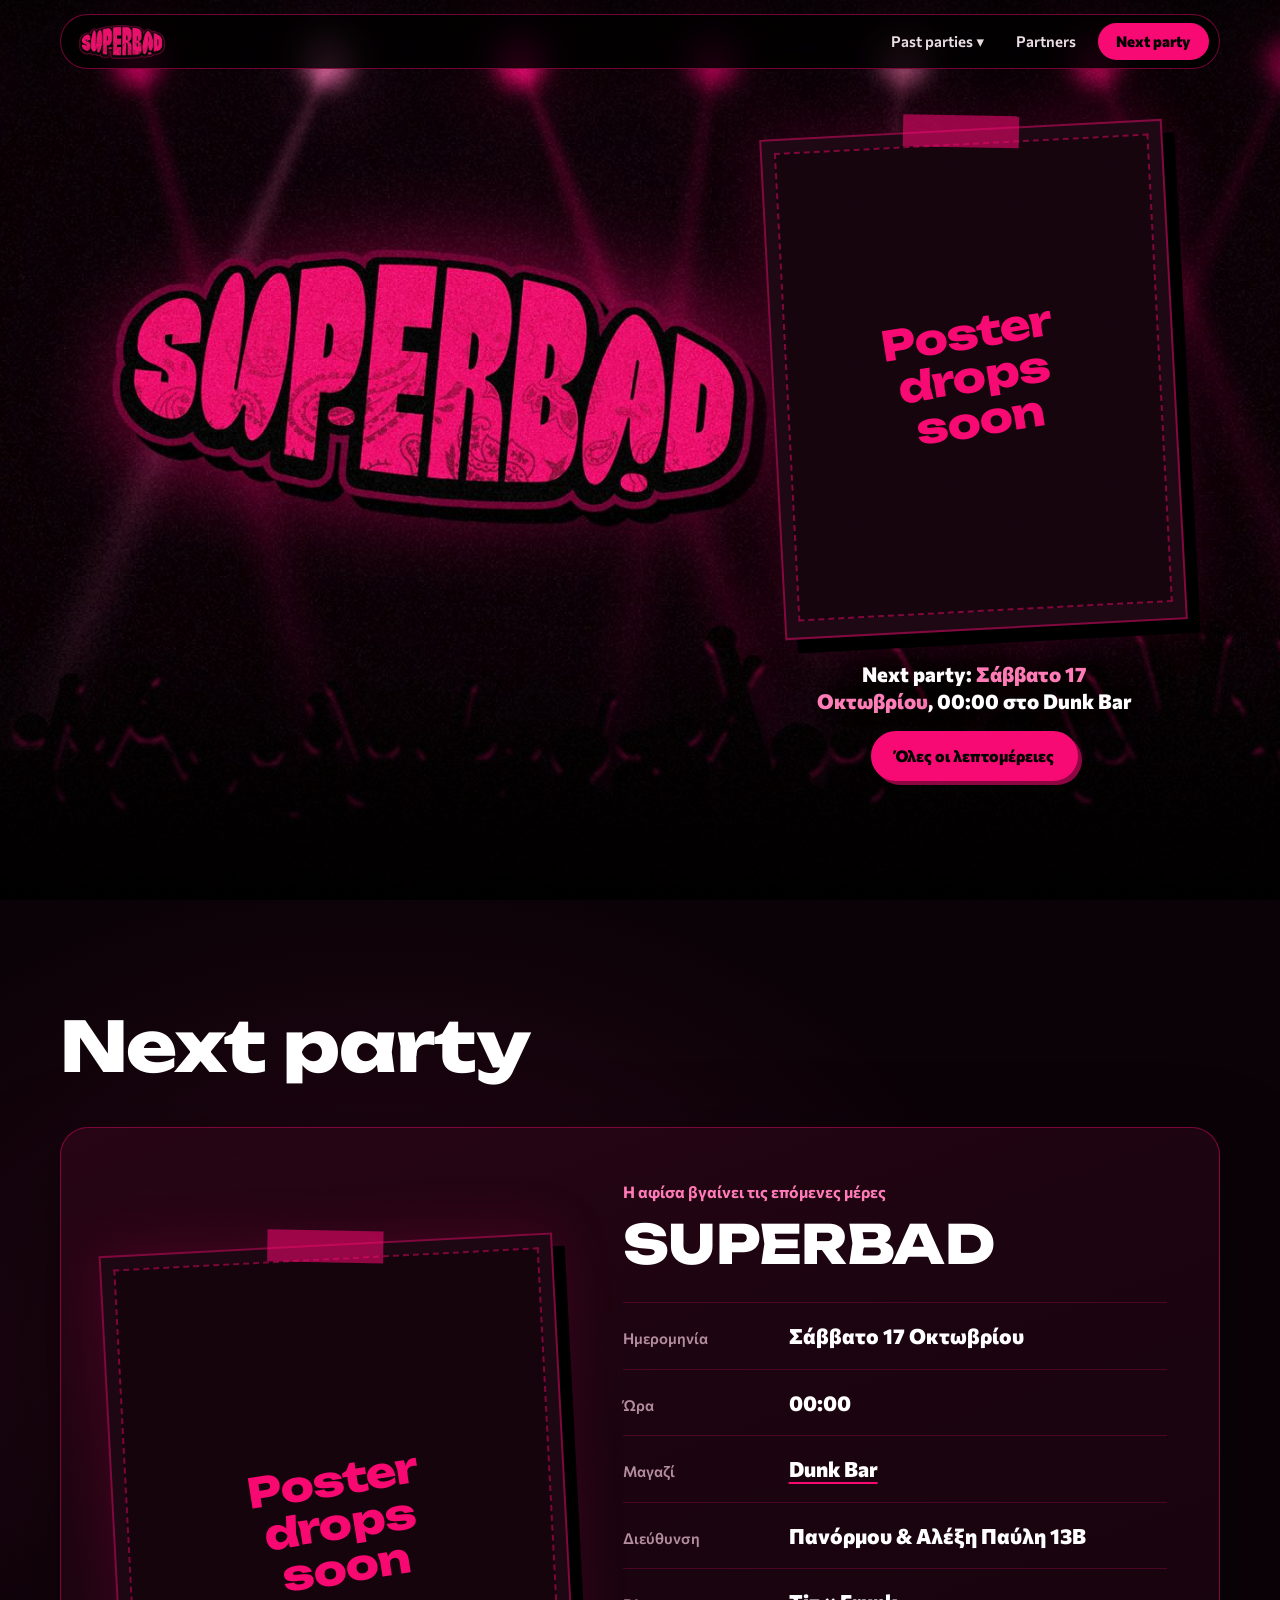
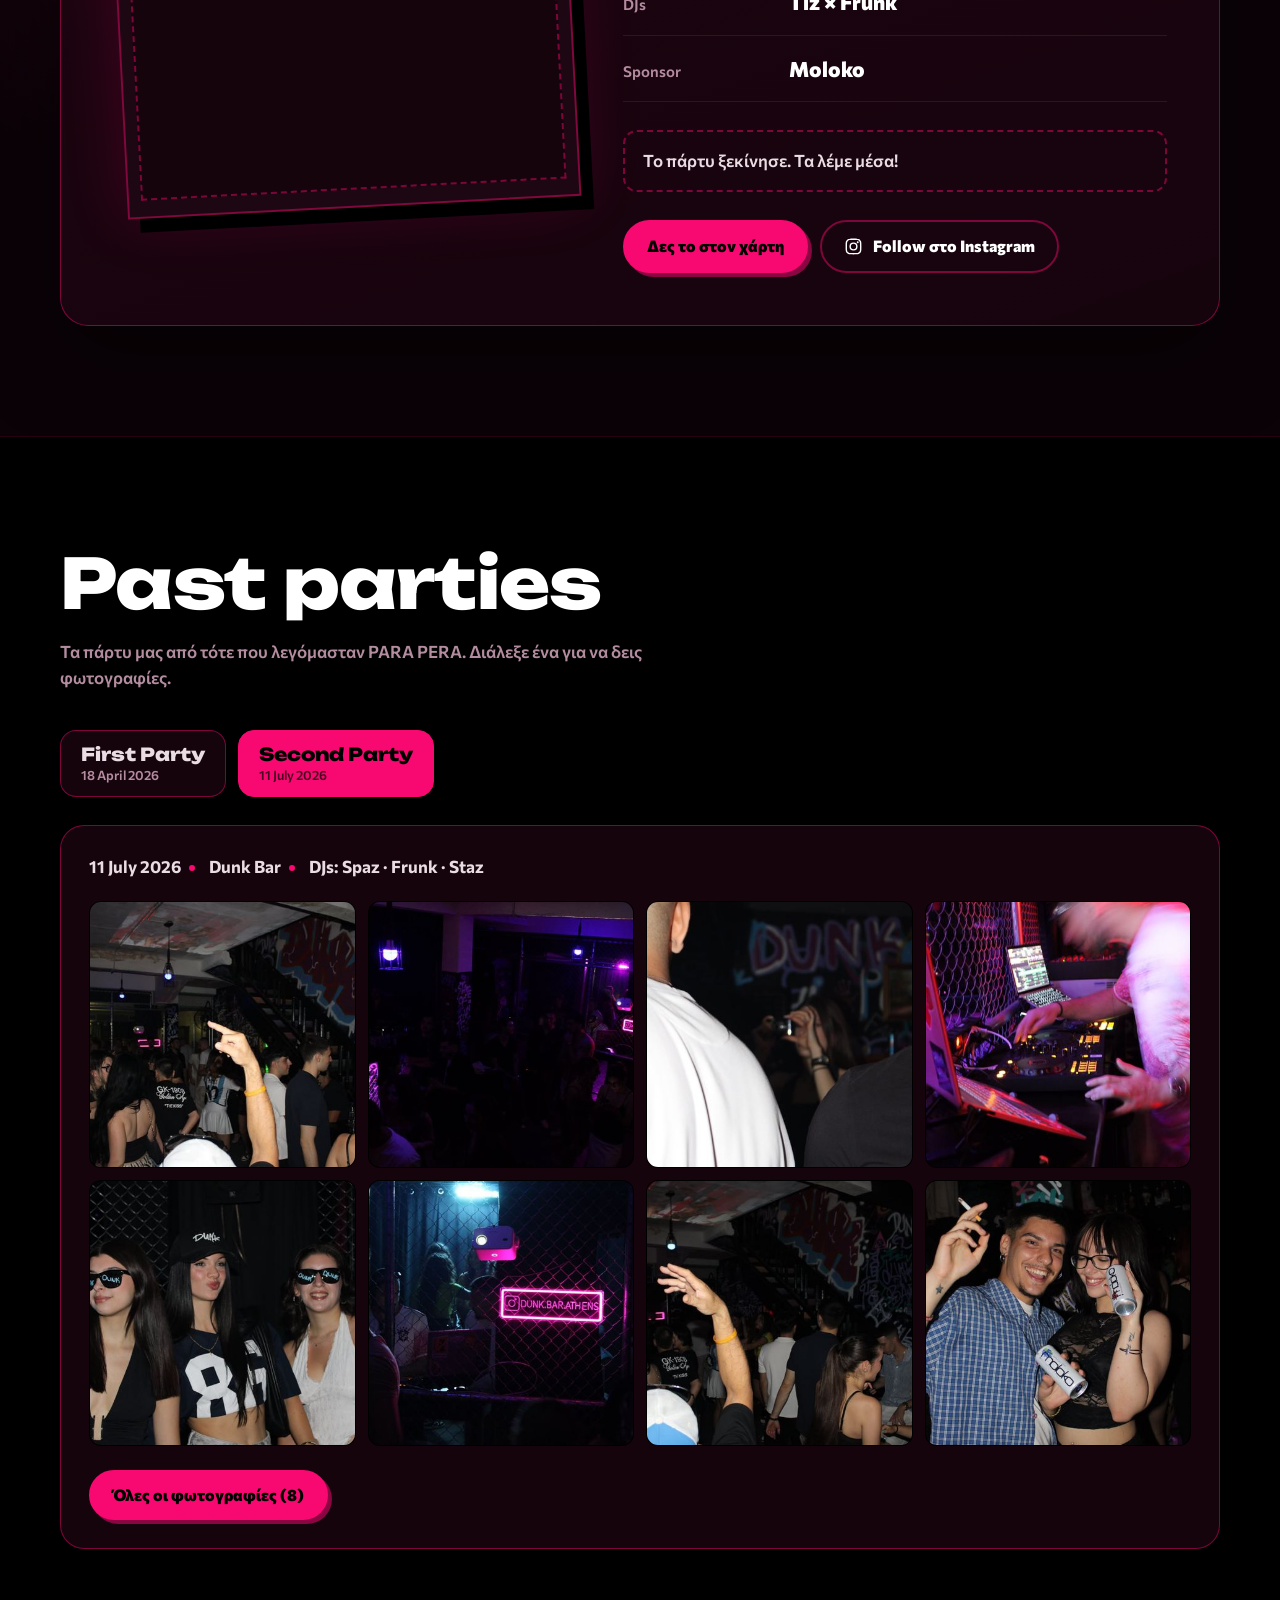
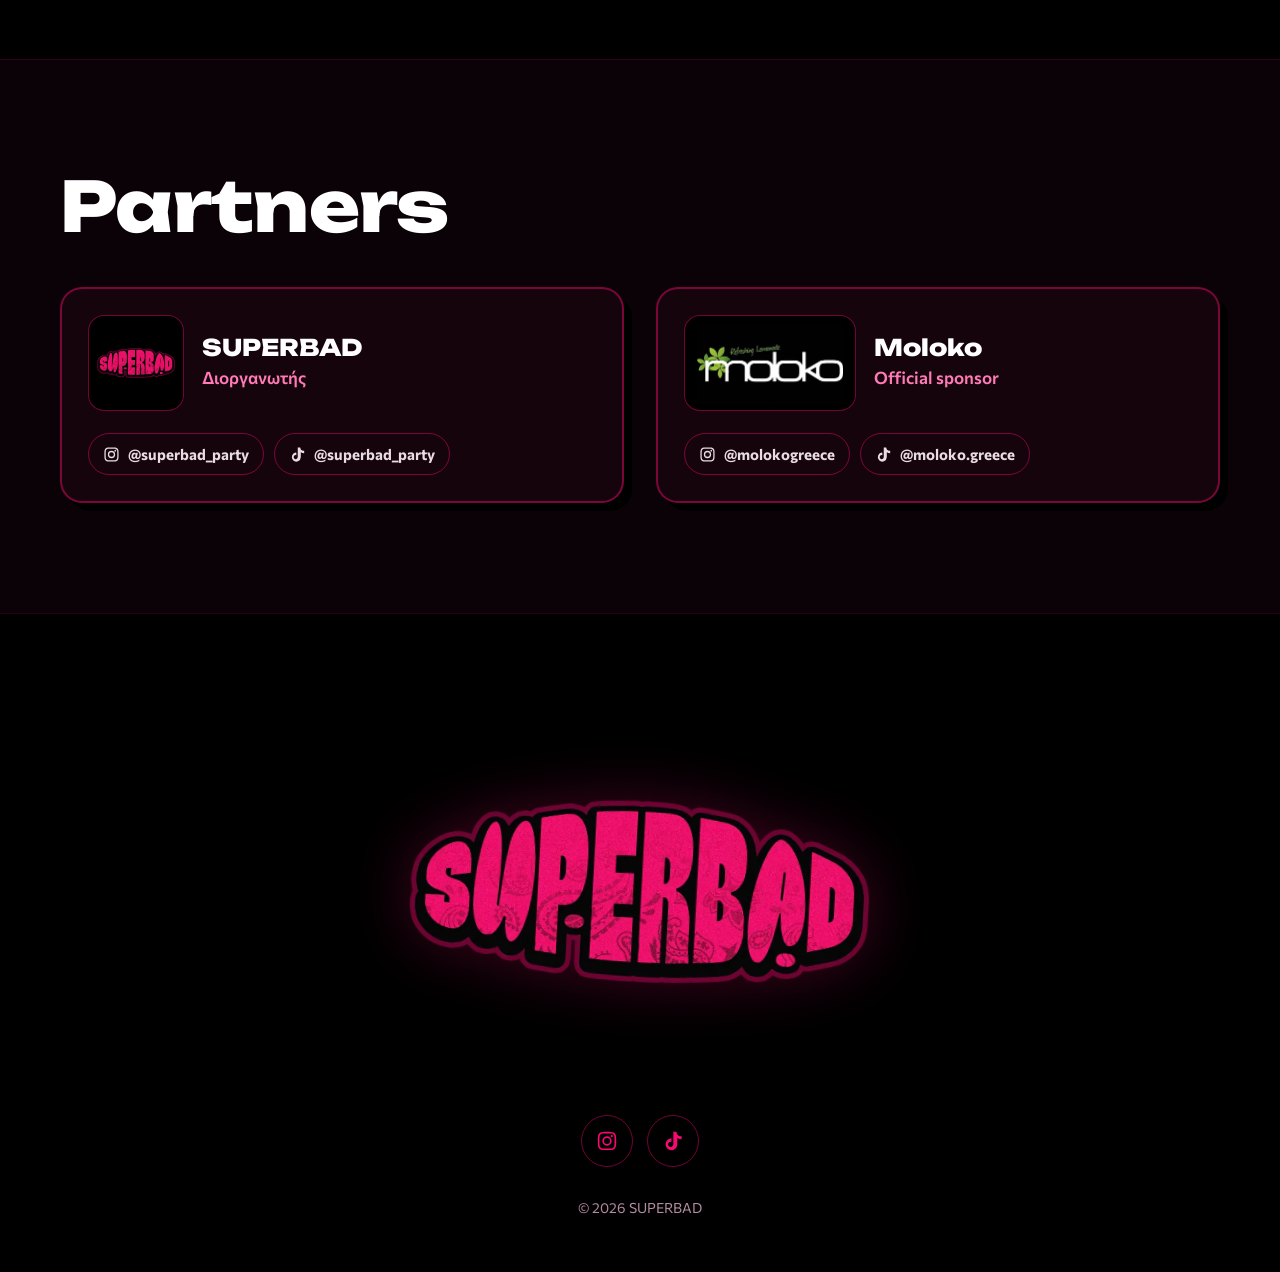
<file: index.html>
<!DOCTYPE html>
<html lang="el">
<head>
<meta charset="UTF-8">
<meta name="viewport" content="width=device-width, initial-scale=1">
<title>SUPERBAD</title>
<meta name="description" content="SUPERBAD — φοιτητικό πάρτυ. Ημερομηνία, μαγαζί και lineup του επόμενου πάρτυ.">
<meta property="og:title" content="SUPERBAD">
<meta property="og:description" content="Φοιτητικό πάρτυ. Δες πότε και πού είναι το επόμενο.">
<meta property="og:image" content="logo-sticker.svg">
<meta property="og:type" content="website">
<meta name="color-scheme" content="dark">
<meta name="theme-color" content="#000000">
<link rel="icon" href="logo-sticker.svg" type="image/svg+xml">

<!-- Βάφει μαύρο πριν φορτώσει το CSS, για να μην αναβοσβήνει λευκό -->
<style>html,body{background:#000;margin:0}</style>

<link rel="preconnect" href="https://fonts.googleapis.com">
<link rel="preconnect" href="https://fonts.gstatic.com" crossorigin>
<link rel="stylesheet" href="https://fonts.googleapis.com/css2?family=Unbounded:wght@700;800&family=Commissioner:wght@400;600;700;800&display=swap">
<link rel="stylesheet" href="styles.css?v=7">
</head>
<body>
<svg width="0" height="0" style="position:absolute" aria-hidden="true">
  <symbol id="i-ig" viewBox="0 0 24 24"><path fill="currentColor" d="M12 2c2.717 0 3.056.01 4.122.06 1.065.05 1.79.217 2.428.465.66.254 1.216.598 1.772 1.153.509.5.902 1.105 1.153 1.772.247.637.415 1.363.465 2.428.047 1.066.06 1.405.06 4.122 0 2.717-.01 3.056-.06 4.122-.05 1.065-.218 1.79-.465 2.428a4.883 4.883 0 0 1-1.153 1.772c-.5.508-1.104.902-1.772 1.153-.637.247-1.363.415-2.428.465-1.066.047-1.405.06-4.122.06-2.717 0-3.056-.01-4.122-.06-1.065-.05-1.79-.218-2.428-.465a4.89 4.89 0 0 1-1.772-1.153 4.904 4.904 0 0 1-1.153-1.772c-.248-.637-.415-1.363-.465-2.428C2.013 15.056 2 14.717 2 12c0-2.717.01-3.056.06-4.122.05-1.066.217-1.79.465-2.428a4.88 4.88 0 0 1 1.153-1.772A4.897 4.897 0 0 1 5.45 2.525c.638-.248 1.362-.415 2.428-.465C8.944 2.013 9.283 2 12 2zm0 1.802c-2.67 0-2.987.01-4.04.059-.976.045-1.505.207-1.858.344-.466.181-.8.398-1.15.748-.35.35-.566.683-.747 1.15-.137.353-.3.882-.344 1.857-.05 1.053-.06 1.37-.06 4.04 0 2.67.01 2.987.06 4.04.045.976.207 1.505.344 1.858.181.466.397.8.747 1.15.35.35.684.566 1.15.747.353.137.882.3 1.858.344 1.052.05 1.369.06 4.04.06 2.67 0 2.987-.01 4.04-.06.976-.045 1.505-.207 1.857-.344.467-.181.8-.398 1.15-.748.35-.35.566-.683.747-1.15.137-.352.3-.881.344-1.857.05-1.053.06-1.37.06-4.04 0-2.67-.01-2.987-.06-4.04-.045-.976-.207-1.504-.344-1.857a3.097 3.097 0 0 0-.747-1.15 3.098 3.098 0 0 0-1.15-.748c-.352-.137-.881-.3-1.857-.344-1.053-.05-1.37-.06-4.04-.06zm0 3.064a5.135 5.135 0 1 1 0 10.27 5.135 5.135 0 0 1 0-10.27zm0 8.468a3.333 3.333 0 1 0 0-6.666 3.333 3.333 0 0 0 0 6.666zm6.538-8.671a1.2 1.2 0 1 1-2.4 0 1.2 1.2 0 0 1 2.4 0z"/></symbol>
  <symbol id="i-tt" viewBox="0 0 24 24"><path fill="currentColor" d="M19.59 6.69a4.83 4.83 0 0 1-3.77-4.25V2h-3.45v13.67a2.89 2.89 0 0 1-5.2 1.74 2.89 2.89 0 0 1 2.31-4.64 2.93 2.93 0 0 1 .88.13V9.4a6.84 6.84 0 0 0-1-.05A6.33 6.33 0 0 0 5.8 20.1a6.34 6.34 0 0 0 10.86-4.43V8.66a8.16 8.16 0 0 0 4.77 1.52V6.7a4.85 4.85 0 0 1-1.84-.01Z"/></symbol>
</svg>

<!-- NAV -->
<header class="site-nav">
  <a href="#home" class="nav-logo" aria-label="SUPERBAD, αρχή σελίδας"><img src="logo-sticker.svg" alt="SUPERBAD" width="81" height="34"></a>
  <nav class="nav-links" aria-label="Κύριο μενού">
    <div class="nav-past" id="navPast" hidden>
      <button class="nav-past-trigger" id="navPastTrigger" type="button" aria-expanded="false" aria-controls="navPastMenu">Past parties ▾</button>
      <div class="nav-past-menu" id="navPastMenu"></div>
    </div>
    <a href="#partners" class="nav-link">Partners</a>
    <a href="#next" class="nav-cta">Next party</a>
  </nav>
  <button class="nav-mobile-btn" id="mobileBtn" type="button" aria-expanded="false" aria-controls="mobileMenu">Menu</button>
</header>
<div class="nav-mobile-menu" id="mobileMenu">
  <a href="#next" onclick="closeMobile()">Next party</a>
  <div id="mobilePastList"></div>
  <a href="#partners" onclick="closeMobile()">Partners</a>
</div>

<!-- HERO: video με το logo αριστερά, αφίσα δεξιά -->
<section class="hero" id="home">
  <div class="hero-media">
    <video class="hero-video" autoplay muted loop playsinline preload="auto" disablepictureinpicture disableremoteplayback poster="hero-bg.jpg">
      <source src="hero.mp4" type="video/mp4">
      <source src="hero.mov" type="video/mp4">
    </video>
    <div class="hero-shade"></div>
  </div>

  <div class="hero-inner">
    <h1 class="sr-only">SUPERBAD</h1>
    <div class="hero-side">
      <figure class="poster hero-poster">
        <div class="poster-ph"><span class="display">Poster<br>drops<br>soon</span></div>
        <img class="js-poster" alt="Αφίσα του επόμενου πάρτυ" hidden>
      </figure>
      <p class="hero-sub" id="heroSub">Το επόμενο πάρτυ ανακοινώνεται σύντομα.</p>
      <a class="btn hero-btn" href="#next">Όλες οι λεπτομέρειες</a>
    </div>
  </div>

</section>

<!-- NEXT PARTY -->
<section class="section next" id="next">
  <div class="wrap">
    <h2 class="section-title display">Next party</h2>

    <div class="party">
      <figure class="poster">
        <div class="poster-ph"><span class="display">Poster<br>drops<br>soon</span></div>
        <img class="js-poster" alt="Αφίσα του επόμενου πάρτυ" hidden>
      </figure>

      <article class="info" aria-labelledby="nName">
        <p id="nTagline" class="info-tag">Coming soon</p>
        <h3 id="nName" class="info-title display">SUPERBAD</h3>
        <dl class="info-rows">
          <div class="info-row"><dt>Ημερομηνία</dt><dd id="nDate">TBA</dd></div>
          <div class="info-row"><dt>Ώρα</dt><dd id="nTime">TBA</dd></div>
          <div class="info-row"><dt>Μαγαζί</dt><dd id="nVenue">TBA</dd></div>
          <div class="info-row"><dt>Διεύθυνση</dt><dd id="nAddress">TBA</dd></div>
          <div class="info-row"><dt>DJs</dt><dd id="nOnDeck">TBA</dd></div>
          <div class="info-row"><dt>Sponsor</dt><dd id="nSponsor">TBA</dd></div>
        </dl>

        <div class="countdown" id="countdown" hidden>
          <div class="cd-unit"><span class="cd-num" id="cdD">00</span><span class="cd-lbl">μέρες</span></div>
          <div class="cd-unit"><span class="cd-num" id="cdH">00</span><span class="cd-lbl">ώρες</span></div>
          <div class="cd-unit"><span class="cd-num" id="cdM">00</span><span class="cd-lbl">λεπτά</span></div>
          <div class="cd-unit"><span class="cd-num" id="cdS">00</span><span class="cd-lbl">δεύτ.</span></div>
        </div>
        <p class="soon-note" id="soonNote">Η ημερομηνία βγαίνει σύντομα. Κάνε follow για να μη το χάσεις.</p>

        <div class="info-actions">
          <a class="btn" id="nMap" href="#" target="_blank" rel="noopener" hidden>Δες το στον χάρτη</a>
          <a class="btn ghost" id="nCta" href="https://www.instagram.com/superbad_party/" target="_blank" rel="noopener"><svg aria-hidden="true"><use href="#i-ig"/></svg>Follow στο Instagram</a>
        </div>
      </article>
    </div>
  </div>
</section>

<!-- PAST PARTIES (από το PAST_EVENTS στο events.js) -->
<section class="section past" id="past" hidden>
  <div class="wrap">
    <h2 class="section-title display">Past parties</h2>
    <p class="past-intro">Τα πάρτυ μας από τότε που λεγόμασταν PARA PERA. Διάλεξε ένα για να δεις φωτογραφίες.</p>
    <div class="pp-tabs" id="ppTabs" role="tablist" aria-label="Προηγούμενα πάρτυ"></div>
    <div class="pp-panel" id="ppPanel" role="tabpanel"></div>
  </div>
</section>

<!-- PARTNERS -->
<section class="section partners" id="partners">
  <div class="wrap">
    <h2 class="section-title display">Partners</h2>
    <div class="partner-row">

      <div class="partner">
        <div class="partner-head">
          <img src="logo-sticker.svg" alt="" class="partner-logo">
          <div>
            <div class="partner-name">SUPERBAD</div>
            <div class="partner-role">Διοργανωτής</div>
          </div>
        </div>
        <div class="partner-links">
          <a class="chip js-ig" href="https://www.instagram.com/superbad_party/" target="_blank" rel="noopener"><svg aria-hidden="true"><use href="#i-ig"/></svg><span class="js-ig-handle">@superbad_party</span></a>
          <a class="chip js-tt" href="https://www.tiktok.com/@superbad_party" target="_blank" rel="noopener"><svg aria-hidden="true"><use href="#i-tt"/></svg><span class="js-tt-handle">@superbad_party</span></a>
        </div>
      </div>

      <div class="partner">
        <div class="partner-head">
          <img src="moloko-logo.jpg" alt="" class="partner-logo rect">
          <div>
            <div class="partner-name">Moloko</div>
            <div class="partner-role">Official sponsor</div>
          </div>
        </div>
        <div class="partner-links">
          <a class="chip" href="https://www.instagram.com/molokogreece/" target="_blank" rel="noopener"><svg aria-hidden="true"><use href="#i-ig"/></svg><span>@molokogreece</span></a>
          <a class="chip" href="https://www.tiktok.com/@moloko.greece" target="_blank" rel="noopener"><svg aria-hidden="true"><use href="#i-tt"/></svg><span>@moloko.greece</span></a>
        </div>
      </div>

    </div>
  </div>
</section>

<!-- FOOTER -->
<footer class="site-footer">
  <img src="logo-sticker.svg" alt="SUPERBAD" class="footer-logo" width="900" height="375" loading="lazy">
  <div class="footer-social">
    <a class="js-ig" href="https://www.instagram.com/superbad_party/" target="_blank" rel="noopener" aria-label="Instagram"><svg aria-hidden="true"><use href="#i-ig"/></svg></a>
    <a class="js-tt" href="https://www.tiktok.com/@superbad_party" target="_blank" rel="noopener" aria-label="TikTok"><svg aria-hidden="true"><use href="#i-tt"/></svg></a>
  </div>
  <p class="footer-copy">© <span id="yr"></span> SUPERBAD</p>
</footer>

<script src="events.js?v=7"></script>
<script>
document.getElementById('yr').textContent = new Date().getFullYear();
const $ = id => document.getElementById(id);
const isSet = v => v && v !== 'TBA';

/* Social links από το SOCIALS στο events.js */
if (typeof SOCIALS !== 'undefined') {
  document.querySelectorAll('.js-ig').forEach(a => a.href = `https://www.instagram.com/${SOCIALS.instagram}/`);
  document.querySelectorAll('.js-tt').forEach(a => a.href = `https://www.tiktok.com/@${SOCIALS.tiktok}`);
  document.querySelectorAll('.js-ig-handle').forEach(s => s.textContent = '@' + SOCIALS.instagram);
  document.querySelectorAll('.js-tt-handle').forEach(s => s.textContent = '@' + SOCIALS.tiktok);
  $('nCta').href = `https://www.instagram.com/${SOCIALS.instagram}/`;
}

/* Next party */
const N = typeof NEXT_EVENT !== 'undefined' ? NEXT_EVENT : {};
if (N.poster) {
  document.querySelectorAll('.js-poster').forEach(img => { img.src = N.poster; img.hidden = false; });
  document.querySelectorAll('.poster-ph').forEach(ph => ph.hidden = true);
}
const setText = (id, v) => { if (v) $(id).textContent = v; };
setText('nName', N.name);
setText('nTagline', N.tagline);
setText('nDate', N.date);
setText('nTime', N.time);
setText('nAddress', N.address);
setText('nSponsor', N.sponsor);
if (N.onDeck) $('nOnDeck').textContent = Array.isArray(N.onDeck) ? N.onDeck.join(' × ') : N.onDeck;
if (N.venueUrl && isSet(N.venue)) {
  $('nVenue').innerHTML = `<a href="${N.venueUrl}" target="_blank" rel="noopener">${N.venue}</a>`;
  $('nMap').href = N.venueUrl; $('nMap').hidden = false;
} else setText('nVenue', N.venue);

/* Γραμμή κάτω από την αφίσα στην πρώτη οθόνη */
if (isSet(N.date)) {
  $('heroSub').innerHTML = `Next party: <span>${N.date}</span>${isSet(N.time) ? ', ' + N.time : ''}${isSet(N.venue) ? ' στο ' + N.venue : ''}`;
}

/* Countdown: δείχνεται μόνο όταν υπάρχει iso ημερομηνία */
if (N.iso && !isNaN(new Date(N.iso))) {
  const target = new Date(N.iso).getTime();
  const pad = n => String(n).padStart(2, '0');
  const tick = () => {
    const d = Math.max(0, target - Date.now());
    $('cdD').textContent = pad(Math.floor(d / 864e5));
    $('cdH').textContent = pad(Math.floor(d / 36e5) % 24);
    $('cdM').textContent = pad(Math.floor(d / 6e4) % 60);
    $('cdS').textContent = pad(Math.floor(d / 1e3) % 60);
    if (d === 0) { $('countdown').hidden = true; $('soonNote').hidden = false; $('soonNote').textContent = 'Το πάρτυ ξεκίνησε. Τα λέμε μέσα!'; }
  };
  $('countdown').hidden = false; $('soonNote').hidden = true;
  tick(); setInterval(tick, 1000);
}

/* Past parties: εμφανίζονται μόνο αν υπάρχουν */
const PAST = typeof PAST_EVENTS !== 'undefined' ? PAST_EVENTS : [];
if (PAST.length) {
  $('past').hidden = false;
  $('navPast').hidden = false;
  const thumbsOf = e => (typeof getThumbUrls === 'function' ? getThumbUrls(e) : getPhotoUrls(e));
  $('ppTabs').innerHTML = PAST.map((e, i) =>
    `<button class="pp-tab" type="button" role="tab" data-i="${i}" aria-selected="false">${e.label}<small>${e.date}</small></button>`).join('');
  const showParty = i => {
    const e = PAST[i];
    document.querySelectorAll('.pp-tab').forEach(t => t.setAttribute('aria-selected', t.dataset.i == i));
    const thumbs = thumbsOf(e);
    const meta = [e.date, e.venue, e.lineup ? 'DJs: ' + e.lineup : ''].filter(Boolean);
    $('ppPanel').innerHTML = `
      <p class="pp-meta">${meta.map(m => `<span>${m}</span>`).join('')}</p>
      <div class="pp-grid">${thumbs.slice(0, 8).map((t, k) =>
        `<a class="pp-photo" href="past.html?event=${e.slug}&photo=${k + 1}" aria-label="Φωτογραφία ${k + 1}"><img src="${t}" alt="" loading="lazy" onerror="this.onerror=null;this.src=this.src.replace('/thumbs/','/')"></a>`).join('')}</div>
      <a class="btn pp-all" href="past.html?event=${e.slug}">Όλες οι φωτογραφίες (${thumbs.length})</a>`;
  };
  document.querySelectorAll('.pp-tab').forEach(t => t.addEventListener('click', () => showParty(+t.dataset.i)));
  showParty(PAST.length - 1);
  $('navPastMenu').innerHTML = PAST.map(e => `<a href="past.html?event=${e.slug}">${e.label}</a>`).join('');
  $('mobilePastList').innerHTML = PAST.map(e => `<a href="past.html?event=${e.slug}" onclick="closeMobile()">${e.label}</a>`).join('');

  const trigger = $('navPastTrigger'), menu = $('navPastMenu');
  trigger.addEventListener('click', e => {
    e.stopPropagation();
    const open = menu.classList.toggle('open');
    trigger.setAttribute('aria-expanded', open);
  });
  document.addEventListener('click', e => {
    if (!$('navPast').contains(e.target)) { menu.classList.remove('open'); trigger.setAttribute('aria-expanded', false); }
  });
}

/* Mobile menu */
const mBtn = $('mobileBtn'), mMenu = $('mobileMenu');
mBtn.addEventListener('click', () => {
  const o = mMenu.classList.toggle('open');
  mBtn.textContent = o ? 'Close' : 'Menu';
  mBtn.setAttribute('aria-expanded', o);
});
/* Video: παίζει μόνο του. Αν το κινητό το μπλοκάρει (π.χ. εξοικονόμηση μπαταρίας),
   δείχνουμε την ακίνητη εικόνα αντί για κουμπί play. */
const heroVideo = document.querySelector('.hero-video');
if (heroVideo) {
  heroVideo.muted = true; heroVideo.defaultMuted = true;
  const p = heroVideo.play();
  if (p && p.catch) p.catch(() => heroVideo.classList.add('no-autoplay'));
  const retry = () => heroVideo.play().then(() => heroVideo.classList.remove('no-autoplay')).catch(() => {});
  document.addEventListener('touchstart', retry, { once: true, passive: true });
  document.addEventListener('click', retry, { once: true });
}

function closeMobile() {
  mMenu.classList.remove('open');
  mBtn.textContent = 'Menu';
  mBtn.setAttribute('aria-expanded', false);
}
</script>
</body>
</html>
</file>
<file: styles.css>
/* =========================================================
   SUPERBAD — styles.css
   Σκοτεινό site: μαύρο / σκούρο μωβ-ροζ, με το ροζ του logo
   μόνο σαν τόνο (τίτλοι, κουμπιά, περιγράμματα).
   ========================================================= */

:root {
  --pink:    #F80971;   /* το ροζ του logo */
  --pink-lt: #FF7AB6;
  --bruise:  #8A0541;   /* σκούρο ροζ από το paisley */
  --ink:     #000000;
  --night:   #0B0207;   /* φόντο ενοτήτων */
  --plum:    #16040D;   /* κάρτες */
  --line:    rgba(248, 9, 113, .45);
  --white:   #FFFFFF;
  --soft:    #E9DCE3;   /* κείμενο, πιο μαλακό από το λευκό */
  --muted:   #B48CA0;

  --f-display: "Unbounded", "Commissioner", "Arial Black", system-ui, sans-serif;
  --f-body:    "Commissioner", system-ui, -apple-system, "Segoe UI", sans-serif;
}

*, *::before, *::after { box-sizing: border-box; }
html { scroll-behavior: smooth; scroll-padding-top: 90px; }
body {
  margin: 0;
  background: var(--ink);
  color: var(--soft);
  font-family: var(--f-body);
  font-size: 17px;
  line-height: 1.5;
  -webkit-font-smoothing: antialiased;
  overflow-x: hidden;
}
img { max-width: 100%; display: block; }
a { color: inherit; }
::selection { background: var(--pink); color: var(--ink); }
:focus-visible { outline: 3px solid var(--pink-lt); outline-offset: 3px; border-radius: 4px; }
[hidden] { display: none !important; }

/* κόκκος, σαν το print του logo */
body::after {
  content: ""; position: fixed; inset: 0; pointer-events: none; z-index: 100;
  opacity: .10; mix-blend-mode: overlay;
  background-image: url("data:image/svg+xml,%3Csvg xmlns='http://www.w3.org/2000/svg' width='160' height='160'%3E%3Cfilter id='n'%3E%3CfeTurbulence type='fractalNoise' baseFrequency='.9' numOctaves='2' stitchTiles='stitch'/%3E%3C/filter%3E%3Crect width='100%25' height='100%25' filter='url(%23n)'/%3E%3C/svg%3E");
}

.display { font-family: var(--f-display); font-weight: 800; line-height: 1.05; letter-spacing: -.01em; }
.sr-only { position: absolute; width: 1px; height: 1px; overflow: hidden; clip: rect(0 0 0 0); white-space: nowrap; }

/* ---------------- NAV ---------------- */
.site-nav {
  position: fixed; top: 14px; left: 50%; transform: translateX(-50%);
  width: min(1160px, calc(100% - 28px)); z-index: 50;
  display: flex; align-items: center; justify-content: space-between; gap: 16px;
  padding: 8px 10px 8px 18px;
  background: rgba(0,0,0,.82); backdrop-filter: blur(10px); -webkit-backdrop-filter: blur(10px);
  border: 1.5px solid var(--line); border-radius: 999px;
}
.nav-logo img { height: 34px; width: auto; }
.nav-links { display: flex; align-items: center; gap: 4px; }
.nav-link, .nav-past-trigger {
  font: 600 15px/1 var(--f-body); color: var(--soft); text-decoration: none;
  padding: 10px 14px; border-radius: 999px; background: none; border: 0; cursor: pointer;
}
.nav-link:hover, .nav-past-trigger:hover { color: var(--pink-lt); }
.nav-cta {
  font: 800 15px/1 var(--f-body); color: var(--ink); text-decoration: none;
  background: var(--pink); padding: 11px 18px; border-radius: 999px; margin-left: 4px;
}
.nav-cta:hover { background: var(--pink-lt); }
.nav-past { position: relative; }
.nav-past-menu {
  display: none; position: absolute; top: calc(100% + 12px); left: 50%; transform: translateX(-50%);
  min-width: 200px; padding: 8px; background: var(--plum); border: 1.5px solid var(--line); border-radius: 14px;
  box-shadow: 0 18px 40px rgba(0,0,0,.6);
}
.nav-past-menu.open { display: grid; }
.nav-past-menu a { padding: 10px 12px; border-radius: 8px; text-decoration: none; font-weight: 700; color: var(--soft); }
.nav-past-menu a:hover { background: var(--pink); color: var(--ink); }
.nav-mobile-btn { display: none; }
.nav-mobile-menu { display: none; }

/* ---------------- HERO ---------------- */
.hero { position: relative; min-height: 100svh; overflow: hidden; background: var(--ink); isolation: isolate; }
.hero-media { position: absolute; inset: 0; z-index: -1; }
/* το logo είναι στο 34% του video: το κρατάμε στο ίδιο σημείο σε κάθε οθόνη */
.hero-video { width: 100%; height: 100%; object-fit: cover; object-position: 34% 50%; display: block; }
.hero-shade {
  position: absolute; inset: 0;
  background: linear-gradient(180deg, rgba(0,0,0,.4) 0%, transparent 18%, transparent 70%, var(--ink) 100%);
}
.hero-inner {
  min-height: 100svh; display: grid; grid-template-columns: 58fr 42fr; align-items: center;
  padding: 100px 5vw 90px;
}
.hero-side { grid-column: 2; display: flex; flex-direction: column; align-items: center; text-align: center; }
.hero-poster { width: min(100%, calc(56svh * 0.8)); }
.hero-sub {
  margin: 30px 0 0; font: 800 clamp(17px, 1.6vw, 21px)/1.35 var(--f-body);
  color: var(--white); text-shadow: 0 2px 14px rgba(0,0,0,.9); text-wrap: balance; max-width: 30ch;
}
.hero-sub span { color: var(--pink-lt); }
.hero-btn { margin-top: 16px; }

/* ---------------- SECTIONS ---------------- */
.section { padding: 110px 20px; position: relative; background: var(--night); }
.section + .section { border-top: 1px solid rgba(248,9,113,.15); }
.wrap { max-width: 1160px; margin: 0 auto; }
.section-title {
  font-size: clamp(34px, 5.4vw, 72px); margin: 0 0 44px;
  color: var(--white);
}

/* Next party */
.next { background: radial-gradient(ellipse 70% 60% at 30% 40%, #2A0717 0%, var(--night) 70%); }
.party { display: grid; grid-template-columns: minmax(0, 5fr) minmax(0, 6fr); gap: 56px; align-items: center; }

/* αφίσα κολλημένη με ταινία */
.poster {
  position: relative; transform: rotate(-3deg); margin: 0;
  background: #1C0712; padding: 12px 12px 16px; border: 2px solid var(--line);
  box-shadow: 12px 14px 0 #000, 0 0 60px rgba(248,9,113,.18);
  transition: transform .35s cubic-bezier(.2,1.4,.4,1);
}
.poster:hover { transform: rotate(-1deg) scale(1.02); }
.poster img { width: 100%; height: auto; }
.poster::before {
  content: ""; position: absolute; top: -16px; left: 50%; width: 116px; height: 32px;
  transform: translateX(-50%) rotate(4deg); background: rgba(248, 9, 113, .55);
}
.poster-ph {
  aspect-ratio: 4/5; background: var(--plum); border: 2px dashed var(--line);
  display: grid; place-content: center; padding: 24px; text-align: center;
}
.poster-ph span { display: block; font-size: clamp(28px, 3.2vw, 48px); line-height: 1.08; color: var(--pink); transform: rotate(-6deg); }

/* κάρτα: αφίσα αριστερά, στοιχεία δεξιά (όπως στο PARA PERA site) */
.party, .party-card {
  background: linear-gradient(160deg, rgba(248,9,113,.08), rgba(248,9,113,.02) 45%, transparent), var(--plum);
  border: 1.5px solid var(--line); border-radius: 28px; padding: 52px;
  box-shadow: 0 30px 80px rgba(0,0,0,.55);
}
.info { min-width: 0; }
.info-tag { margin: 0 0 12px; font-weight: 700; font-size: 16px; color: var(--pink-lt); }
.info-title { font-size: clamp(34px, 4.2vw, 54px); margin: 0 0 30px; color: var(--white); }
.info-rows { margin: 0; }
.info-row {
  display: grid; grid-template-columns: 150px minmax(0, 1fr); gap: 16px; align-items: baseline;
  padding: 17px 0; border-bottom: 1px solid rgba(248,9,113,.22);
}
.info-row:first-child { border-top: 1px solid rgba(248,9,113,.22); }
.info-row dt { font-size: 15px; font-weight: 600; color: var(--muted); }
.info-row dd { margin: 0; font-size: 21px; font-weight: 800; color: var(--white); overflow-wrap: anywhere; }
.info-row a { color: var(--white); text-decoration-color: var(--pink); text-underline-offset: 5px; }
.info-row a:hover { color: var(--pink-lt); }
.info-actions { display: flex; flex-wrap: wrap; gap: 12px; margin-top: 28px; }

.countdown { display: flex; gap: 10px; margin-top: 30px; }
.cd-unit {
  flex: 1; text-align: center; background: #000; border: 1.5px solid var(--line);
  border-radius: 14px; padding: 12px 4px 10px;
}
.cd-num { font: 800 clamp(24px, 3vw, 34px)/1.1 var(--f-display); display: block; color: var(--pink); font-variant-numeric: tabular-nums; }
.cd-lbl { font-size: 13px; font-weight: 700; color: var(--muted); }
.soon-note {
  margin-top: 28px; padding: 16px 18px; border: 2px dashed var(--line); border-radius: 14px;
  font-weight: 600; color: var(--soft);
}

.btn {
  display: inline-flex; align-items: center; gap: 10px;
  font: 800 16px/1 var(--f-body); color: var(--ink); text-decoration: none;
  background: var(--pink); padding: 15px 22px; border-radius: 999px; border: 2px solid var(--pink);
  box-shadow: 4px 4px 0 var(--bruise);
  transition: transform .15s, box-shadow .15s, background .15s;
}
.btn:hover { background: var(--pink-lt); transform: translate(-2px,-2px); box-shadow: 6px 6px 0 var(--bruise); }
.btn:active { transform: translate(2px,2px); box-shadow: 1px 1px 0 var(--bruise); }
.btn.ghost { background: transparent; color: var(--white); border-color: var(--line); box-shadow: none; }
.btn.ghost:hover { border-color: var(--pink); color: var(--pink-lt); transform: none; }
.btn svg { width: 19px; height: 19px; }

/* Past parties */
.past { background: var(--ink); }
.past-intro { margin: -24px 0 40px; color: var(--muted); font-weight: 600; max-width: 60ch; }
.past-grid { display: grid; grid-template-columns: repeat(auto-fit, minmax(260px, 340px)); gap: 40px; justify-content: center; }
.past-card {
  display: block; background: var(--plum); padding: 12px 12px 18px; text-decoration: none; color: var(--soft);
  border: 2px solid var(--line); box-shadow: 8px 8px 0 #000;
  transition: transform .3s cubic-bezier(.2,1.4,.4,1), border-color .2s;
}
.past-card:nth-child(odd)  { transform: rotate(-2deg); }
.past-card:nth-child(even) { transform: rotate(1.6deg); }
.past-card:hover { transform: rotate(0) translateY(-6px); border-color: var(--pink); }
.past-card .thumb { aspect-ratio: 4/5; overflow: hidden; background: #000; }
.past-card .thumb img { width: 100%; height: 100%; object-fit: cover; }
.past-card .name { font: 800 21px/1.2 var(--f-display); margin-top: 14px; color: var(--white); }
.past-card .meta { font-weight: 600; color: var(--pink-lt); margin-top: 4px; }
.past-card .more { display: inline-block; margin-top: 10px; font-weight: 700; color: var(--muted); }

/* Partners */
.partners { background: var(--night); }
.partner-row { display: grid; grid-template-columns: repeat(auto-fit, minmax(280px, 1fr)); gap: 32px; }
.partner {
  background: var(--plum); border: 2px solid var(--line); border-radius: 22px; padding: 26px;
  box-shadow: 8px 8px 0 #000;
}
.partner-head { display: flex; align-items: center; gap: 18px; }
.partner-logo { width: 96px; height: 96px; border-radius: 16px; border: 1.5px solid var(--line); object-fit: contain; background: #000; padding: 8px; }
.partner-logo.rect { width: 172px; object-fit: contain; padding: 6px 8px; background: #000; flex-shrink: 0; }
.partner-name { font: 800 23px/1.15 var(--f-display); color: var(--white); }
.partner-role { font-weight: 600; color: var(--pink-lt); margin-top: 4px; }
.partner-links { display: flex; flex-wrap: wrap; gap: 10px; margin-top: 22px; }
.chip {
  display: inline-flex; align-items: center; gap: 8px; text-decoration: none;
  font-weight: 700; font-size: 15px; color: var(--soft);
  padding: 9px 14px; border: 1.5px solid var(--line); border-radius: 999px;
}
.chip:hover { background: var(--pink); border-color: var(--pink); color: var(--ink); }
.chip svg { width: 17px; height: 17px; }

/* ---------------- FOOTER ---------------- */
.site-footer { background: var(--ink); padding: 90px 20px 40px; text-align: center; overflow: hidden; border-top: 1px solid rgba(248,9,113,.15); }
.footer-logo { width: min(460px, 78vw); margin: 0 auto; transform: rotate(3deg); filter: drop-shadow(0 0 30px rgba(248,9,113,.25)); }
.footer-social { display: flex; justify-content: center; gap: 14px; margin-top: 36px; }
.footer-social a {
  width: 52px; height: 52px; display: grid; place-items: center; border-radius: 50%;
  border: 1.5px solid var(--line); color: var(--pink);
}
.footer-social a:hover { background: var(--pink); color: var(--ink); }
.footer-social svg { width: 22px; height: 22px; }
.footer-copy { margin-top: 30px; color: var(--muted); font-size: 14px; }

/* ---------------- PAST EVENT PAGE ---------------- */
.detail { background: var(--night); min-height: 100vh; padding: 130px 20px 90px; }
.back-link {
  font: 800 15px/1 var(--f-body); color: var(--ink); text-decoration: none;
  background: var(--pink); padding: 11px 18px; border-radius: 999px;
}
.back-link:hover { background: var(--pink-lt); }
.detail-title { font-size: clamp(26px, 4.2vw, 54px); margin: 0 0 40px; color: var(--white); }
.detail-top { display: grid; grid-template-columns: minmax(0, 4fr) minmax(0, 6fr); gap: 52px; align-items: center; }
.detail-top .poster { transform: rotate(-2.5deg); }
.gallery-head { display: flex; align-items: baseline; justify-content: space-between; gap: 16px; margin: 80px 0 24px; flex-wrap: wrap; }
.gallery-title { font-size: clamp(30px, 4vw, 48px); margin: 0; color: var(--white); }
.gallery-count { font-weight: 700; color: var(--pink-lt); }
.photo-grid { display: grid; grid-template-columns: repeat(auto-fill, minmax(220px, 1fr)); gap: 16px; }
.photo-item {
  aspect-ratio: 1; overflow: hidden; cursor: zoom-in; border: 1.5px solid var(--line); background: #000;
  transition: transform .2s, border-color .2s;
}
.photo-item:hover { transform: translateY(-3px); border-color: var(--pink); }
.photo-item img { width: 100%; height: 100%; object-fit: cover; }
.empty-note { padding: 22px; border: 2px dashed var(--line); border-radius: 16px; font-weight: 600; }

.lightbox { position: fixed; inset: 0; z-index: 200; display: none; place-items: center; background: rgba(0,0,0,.95); }
.lightbox.active { display: grid; }
.lightbox-img-wrap { width: 100%; height: 100%; display: grid; place-items: center; padding: 70px; }
.lightbox-img-wrap img { max-width: 100%; max-height: 100%; object-fit: contain; }
.lightbox-topbar { position: absolute; top: 18px; left: 18px; right: 18px; display: flex; justify-content: space-between; align-items: center; z-index: 2; }
.lightbox-counter { font: 800 18px/1 var(--f-body); color: var(--pink); }
.lightbox-close, .lightbox-nav-btn {
  width: 50px; height: 50px; border-radius: 50%; border: 0; cursor: pointer;
  background: var(--pink); color: var(--ink); font: 800 26px/1 var(--f-display);
}
.lightbox-nav-btn { position: absolute; top: 50%; transform: translateY(-50%); z-index: 2; }
.lb-prev { left: 14px; } .lb-next { right: 14px; }
.lightbox-close:hover, .lightbox-nav-btn:hover { background: var(--white); }

/* ---------------- RESPONSIVE ---------------- */
@media (max-width: 900px) {
  .hero-media { position: relative; inset: auto; height: 50svh; }
  .hero-video { object-position: 19% 50%; }
  .hero-inner { display: block; min-height: 0; padding: 0 20px 70px; margin-top: -10svh; }
  .hero-side { position: relative; }
  .hero-poster { width: min(78vw, 360px); }
  .party, .detail-top { grid-template-columns: 1fr; gap: 48px; }
  .poster { max-width: min(380px, 82vw); margin: 0 auto; }
  .party, .party-card { padding: 34px 22px; border-radius: 22px; }
}
@media (max-width: 720px) {
  .nav-links { display: none; }
  .nav-mobile-btn {
    display: block; font: 800 15px/1 var(--f-body); color: var(--ink);
    background: var(--pink); border: 0; border-radius: 999px; padding: 11px 18px; cursor: pointer;
  }
  .nav-mobile-menu {
    position: fixed; top: 76px; left: 14px; right: 14px; z-index: 49;
    flex-direction: column; gap: 4px; padding: 14px;
    background: var(--plum); border: 1.5px solid var(--line); border-radius: 20px; box-shadow: 0 18px 40px rgba(0,0,0,.6);
  }
  .nav-mobile-menu.open { display: flex; }
  .nav-mobile-menu a { color: var(--soft); text-decoration: none; font: 800 20px/1 var(--f-body); padding: 12px 10px; border-radius: 10px; }
  .nav-mobile-menu a:hover { background: var(--pink); color: var(--ink); }
  .section { padding: 84px 18px; }
  .section-title { margin-bottom: 36px; }
  .info-row { grid-template-columns: 1fr; gap: 2px; padding: 13px 0; }
  .info-row dd { font-size: 19px; }
  .countdown { gap: 6px; }
  .lightbox-img-wrap { padding: 70px 10px; }
}

@media (prefers-reduced-motion: reduce) {
  html { scroll-behavior: auto; }
  .poster, .past-card, .btn, .photo-item { transition: none; }
}

/* ---------------- VIDEO: χωρίς κουμπί play στα κινητά ---------------- */
.hero-media { background: #000 url("hero-bg.jpg") 34% 50% / cover no-repeat; }
.hero-video { pointer-events: none; }
.hero-video.no-autoplay { visibility: hidden; }
.hero-video::-webkit-media-controls,
.hero-video::-webkit-media-controls-panel,
.hero-video::-webkit-media-controls-overlay-play-button,
.hero-video::-webkit-media-controls-start-playback-button { display: none !important; -webkit-appearance: none; }
@media (max-width: 900px) { .hero-media { background-position: 19% 50%; } }

/* ---------------- PAST PARTIES: επιλογή πάρτυ ---------------- */
.pp-tabs { display: flex; flex-wrap: wrap; gap: 12px; margin-bottom: 28px; }
.pp-tab {
  display: flex; flex-direction: column; align-items: flex-start; gap: 4px; cursor: pointer;
  font: 800 18px/1.1 var(--f-display); color: var(--soft); text-align: left;
  background: var(--plum); border: 1.5px solid var(--line); border-radius: 16px; padding: 14px 20px;
  transition: background .15s, border-color .15s;
}
.pp-tab small { font: 600 13px/1 var(--f-body); color: var(--muted); }
.pp-tab:hover { border-color: var(--pink); }
.pp-tab[aria-selected="true"] { background: var(--pink); border-color: var(--pink); color: var(--ink); }
.pp-tab[aria-selected="true"] small { color: rgba(0,0,0,.7); }
.pp-panel { background: var(--plum); border: 1.5px solid var(--line); border-radius: 24px; padding: 28px; }
.pp-meta { display: flex; flex-wrap: wrap; gap: 8px 22px; margin: 0 0 22px; font-weight: 700; color: var(--soft); }
.pp-meta span + span::before { content: ""; display: inline-block; width: 6px; height: 6px; border-radius: 50%; background: var(--pink); margin: 0 14px 2px -14px; }
.pp-grid { display: grid; grid-template-columns: repeat(4, 1fr); gap: 12px; }
.pp-photo { display: block; aspect-ratio: 1; overflow: hidden; border-radius: 12px; background: #000; border: 1.5px solid transparent; }
.pp-photo img { width: 100%; height: 100%; object-fit: cover; transition: transform .3s; }
.pp-photo:hover { border-color: var(--pink); }
.pp-photo:hover img { transform: scale(1.05); }
.pp-all { margin-top: 24px; }
.party-card.no-poster { grid-template-columns: 1fr; max-width: 820px; }
@media (max-width: 720px) {
  .pp-grid { grid-template-columns: repeat(2, 1fr); }
  .pp-panel { padding: 18px; }
  .pp-tab { flex: 1; }
}
@media (max-width: 720px) {
  .pp-meta { flex-direction: column; gap: 4px; }
  .pp-meta span + span::before { display: none; }
  .pp-tab { font-size: 16px; }
}
</file>
